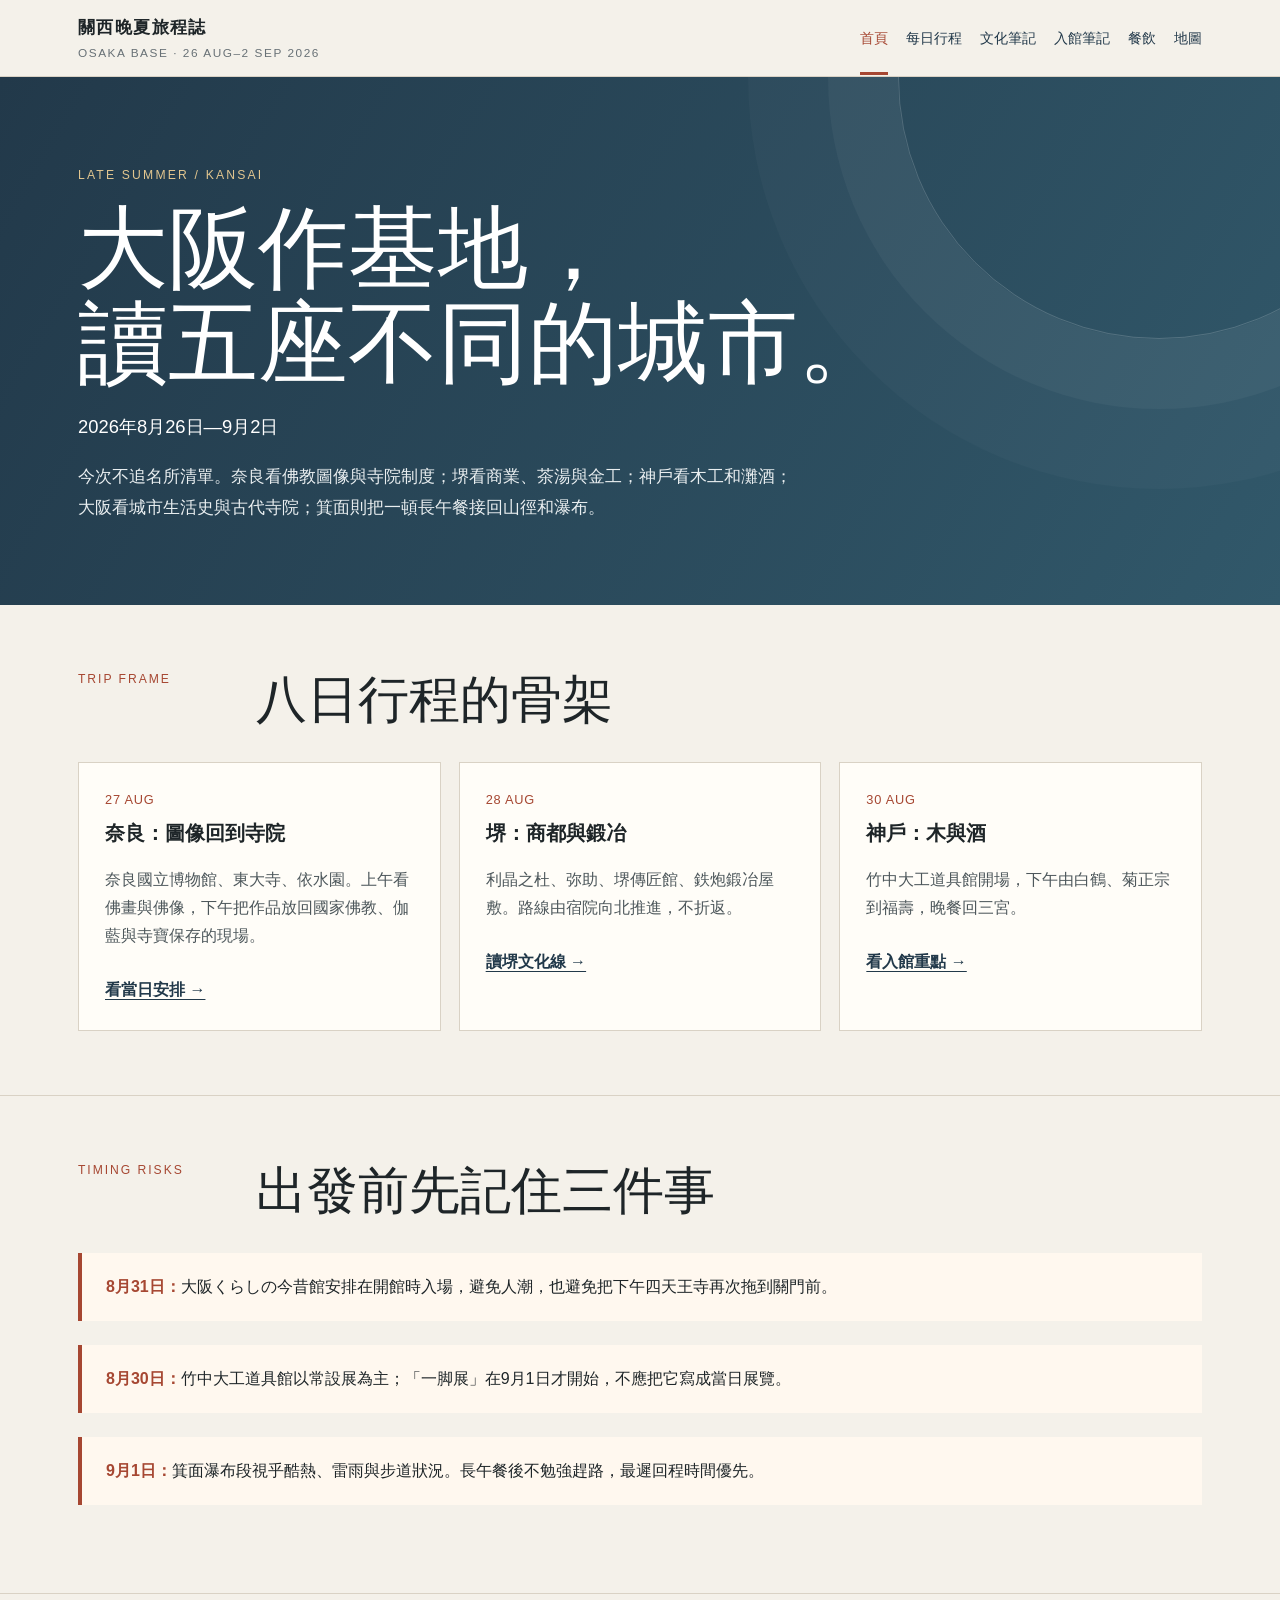
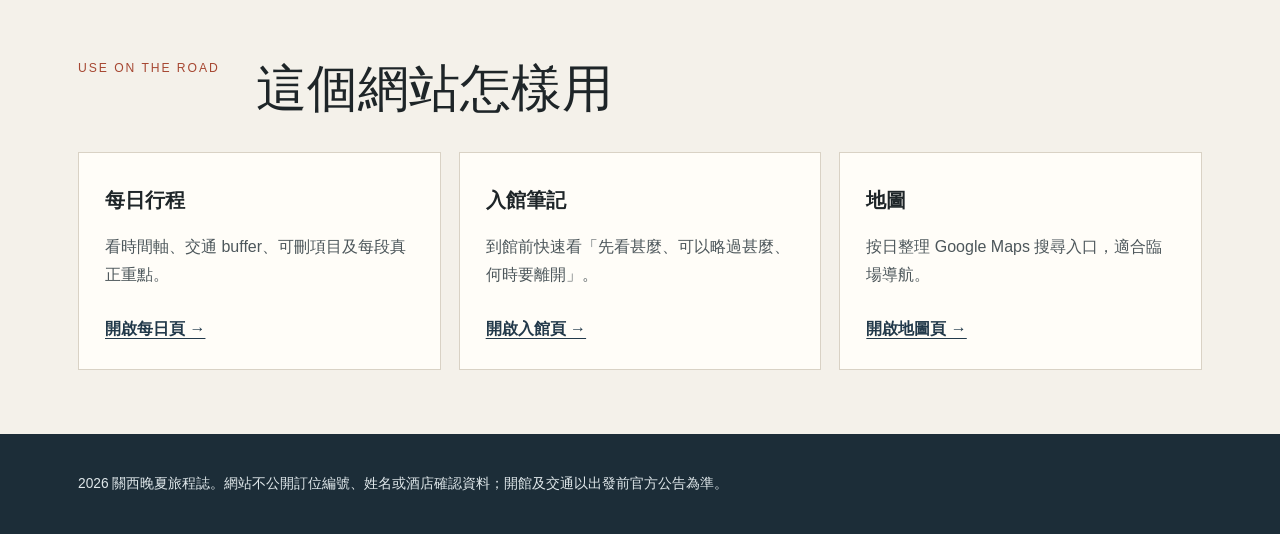
<file: index.html>
<!doctype html><html lang="zh-Hant"><head><meta charset="utf-8"><meta name="viewport" content="width=device-width,initial-scale=1"><title>2026 關西晚夏旅程誌</title><meta name="description" content="2026年8月至9月大阪、奈良、堺、神戶及箕面行程網站。"><link rel="stylesheet" href="assets/style.css"></head><body><header class="site-header"><div class="wrap head"><a class="brand" href="index.html"><strong>關西晚夏旅程誌</strong><span>Osaka base · 26 Aug–2 Sep 2026</span></a><nav class="nav" aria-label="主要導覽"><a aria-current="page" href="index.html">首頁</a><a href="daily.html">每日行程</a><a href="culture.html">文化筆記</a><a href="museums.html">入館筆記</a><a href="food.html">餐飲</a><a href="maps.html">地圖</a></nav></div></header><main><section class="hero"><div class="wrap"><div class="eyebrow">Late summer / Kansai</div><h1>大阪作基地，<br>讀五座不同的城市。</h1><p class="date">2026年8月26日—9月2日</p><p>今次不追名所清單。奈良看佛教圖像與寺院制度；堺看商業、茶湯與金工；神戶看木工和灘酒；大阪看城市生活史與古代寺院；箕面則把一頓長午餐接回山徑和瀑布。</p></div></section><section class="section"><div class="wrap"><div class="section-title"><div class="label">Trip frame</div><h2>八日行程的骨架</h2></div><div class="grid"><article class="card"><div class="meta">27 Aug</div><h3>奈良：圖像回到寺院</h3><p>奈良國立博物館、東大寺、依水園。上午看佛畫與佛像，下午把作品放回國家佛教、伽藍與寺寶保存的現場。</p><a class="more" href="daily.html#d0827">看當日安排 →</a></article><article class="card"><div class="meta">28 Aug</div><h3>堺：商都與鍛冶</h3><p>利晶之杜、弥助、堺傳匠館、鉄炮鍛冶屋敷。路線由宿院向北推進，不折返。</p><a class="more" href="culture.html#sakai">讀堺文化線 →</a></article><article class="card"><div class="meta">30 Aug</div><h3>神戶：木與酒</h3><p>竹中大工道具館開場，下午由白鶴、菊正宗到福壽，晚餐回三宮。</p><a class="more" href="museums.html#kobe">看入館重點 →</a></article></div></div></section><section class="section"><div class="wrap"><div class="section-title"><div class="label">Timing risks</div><h2>出發前先記住三件事</h2></div><div class="notice"><strong>8月31日：</strong>大阪くらしの今昔館安排在開館時入場，避免人潮，也避免把下午四天王寺再次拖到關門前。</div><div class="notice"><strong>8月30日：</strong>竹中大工道具館以常設展為主；「一脚展」在9月1日才開始，不應把它寫成當日展覽。</div><div class="notice"><strong>9月1日：</strong>箕面瀑布段視乎酷熱、雷雨與步道狀況。長午餐後不勉強趕路，最遲回程時間優先。</div></div></section><section class="section"><div class="wrap"><div class="section-title"><div class="label">Use on the road</div><h2>這個網站怎樣用</h2></div><div class="grid"><article class="card"><h3>每日行程</h3><p>看時間軸、交通 buffer、可刪項目及每段真正重點。</p><a class="more" href="daily.html">開啟每日頁 →</a></article><article class="card"><h3>入館筆記</h3><p>到館前快速看「先看甚麼、可以略過甚麼、何時要離開」。</p><a class="more" href="museums.html">開啟入館頁 →</a></article><article class="card"><h3>地圖</h3><p>按日整理 Google Maps 搜尋入口，適合臨場導航。</p><a class="more" href="maps.html">開啟地圖頁 →</a></article></div></div></section></main><footer class="footer"><div class="wrap">2026 關西晚夏旅程誌。網站不公開訂位編號、姓名或酒店確認資料；開館及交通以出發前官方公告為準。</div></footer></body></html>
</file>
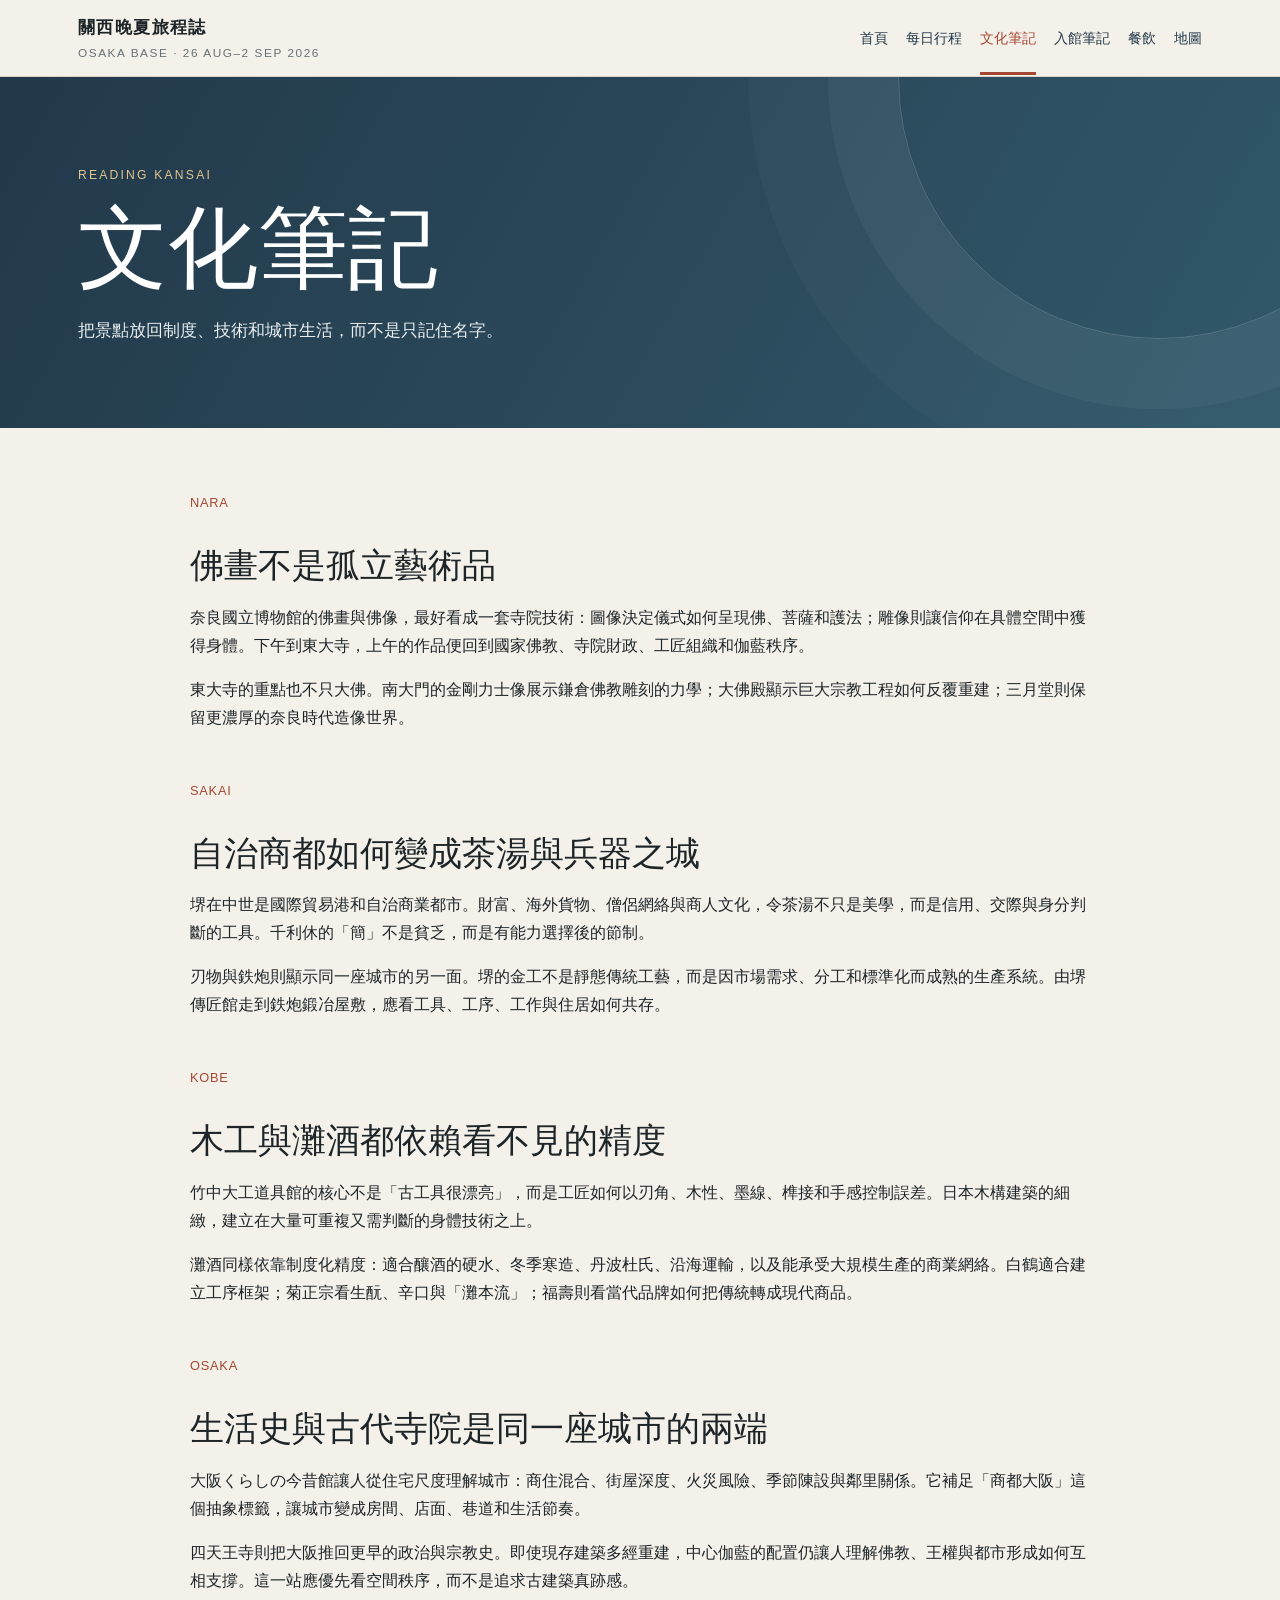
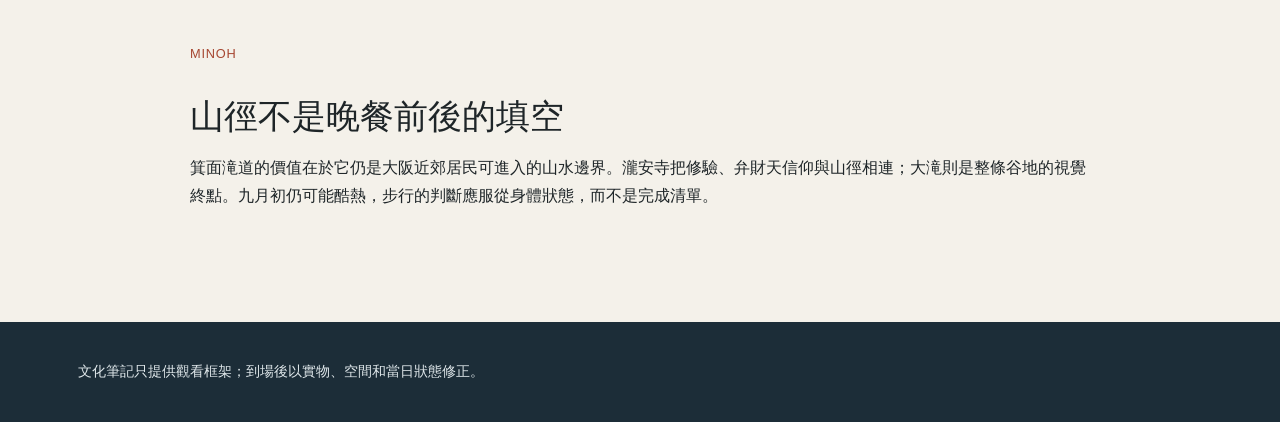
<file: culture.html>
<!doctype html><html lang="zh-Hant"><head><meta charset="utf-8"><meta name="viewport" content="width=device-width,initial-scale=1"><title>文化筆記｜2026 關西晚夏</title><link rel="stylesheet" href="assets/style.css"></head><body><header class="site-header"><div class="wrap head"><a class="brand" href="index.html"><strong>關西晚夏旅程誌</strong><span>Osaka base · 26 Aug–2 Sep 2026</span></a><nav class="nav"><a href="index.html">首頁</a><a href="daily.html">每日行程</a><a aria-current="page" href="culture.html">文化筆記</a><a href="museums.html">入館筆記</a><a href="food.html">餐飲</a><a href="maps.html">地圖</a></nav></div></header><main><section class="hero"><div class="wrap"><div class="eyebrow">Reading Kansai</div><h1>文化筆記</h1><p>把景點放回制度、技術和城市生活，而不是只記住名字。</p></div></section><section class="section"><div class="wrap"><article class="essay" id="nara"><div class="meta">Nara</div><h2>佛畫不是孤立藝術品</h2><p>奈良國立博物館的佛畫與佛像，最好看成一套寺院技術：圖像決定儀式如何呈現佛、菩薩和護法；雕像則讓信仰在具體空間中獲得身體。下午到東大寺，上午的作品便回到國家佛教、寺院財政、工匠組織和伽藍秩序。</p><p>東大寺的重點也不只大佛。南大門的金剛力士像展示鎌倉佛教雕刻的力學；大佛殿顯示巨大宗教工程如何反覆重建；三月堂則保留更濃厚的奈良時代造像世界。</p></article><article class="essay" id="sakai"><div class="meta">Sakai</div><h2>自治商都如何變成茶湯與兵器之城</h2><p>堺在中世是國際貿易港和自治商業都市。財富、海外貨物、僧侶網絡與商人文化，令茶湯不只是美學，而是信用、交際與身分判斷的工具。千利休的「簡」不是貧乏，而是有能力選擇後的節制。</p><p>刃物與鉄炮則顯示同一座城市的另一面。堺的金工不是靜態傳統工藝，而是因市場需求、分工和標準化而成熟的生產系統。由堺傳匠館走到鉄炮鍛冶屋敷，應看工具、工序、工作與住居如何共存。</p></article><article class="essay" id="kobe"><div class="meta">Kobe</div><h2>木工與灘酒都依賴看不見的精度</h2><p>竹中大工道具館的核心不是「古工具很漂亮」，而是工匠如何以刃角、木性、墨線、榫接和手感控制誤差。日本木構建築的細緻，建立在大量可重複又需判斷的身體技術之上。</p><p>灘酒同樣依靠制度化精度：適合釀酒的硬水、冬季寒造、丹波杜氏、沿海運輸，以及能承受大規模生產的商業網絡。白鶴適合建立工序框架；菊正宗看生酛、辛口與「灘本流」；福壽則看當代品牌如何把傳統轉成現代商品。</p></article><article class="essay" id="osaka"><div class="meta">Osaka</div><h2>生活史與古代寺院是同一座城市的兩端</h2><p>大阪くらしの今昔館讓人從住宅尺度理解城市：商住混合、街屋深度、火災風險、季節陳設與鄰里關係。它補足「商都大阪」這個抽象標籤，讓城市變成房間、店面、巷道和生活節奏。</p><p>四天王寺則把大阪推回更早的政治與宗教史。即使現存建築多經重建，中心伽藍的配置仍讓人理解佛教、王權與都市形成如何互相支撐。這一站應優先看空間秩序，而不是追求古建築真跡感。</p></article><article class="essay" id="minoh"><div class="meta">Minoh</div><h2>山徑不是晚餐前後的填空</h2><p>箕面滝道的價值在於它仍是大阪近郊居民可進入的山水邊界。瀧安寺把修驗、弁財天信仰與山徑相連；大滝則是整條谷地的視覺終點。九月初仍可能酷熱，步行的判斷應服從身體狀態，而不是完成清單。</p></article></div></section></main><footer class="footer"><div class="wrap">文化筆記只提供觀看框架；到場後以實物、空間和當日狀態修正。</div></footer></body></html>
</file>
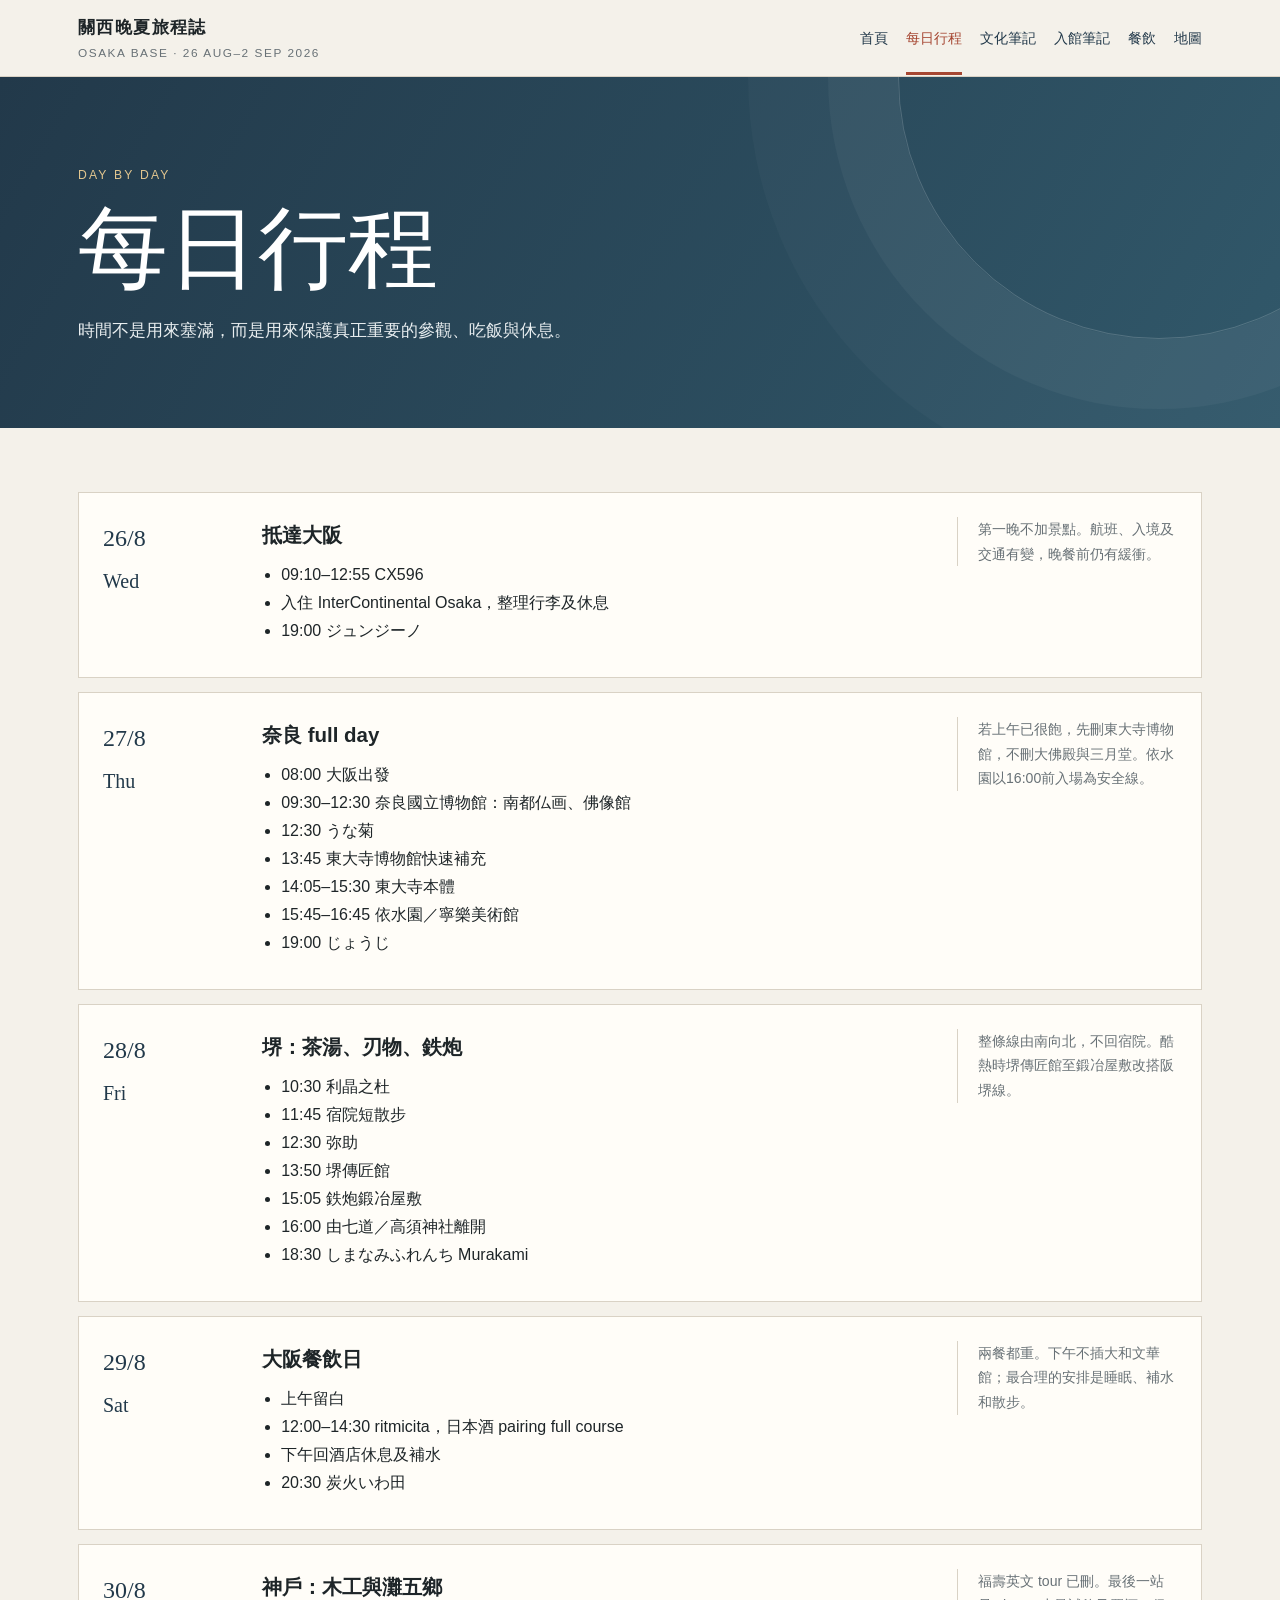
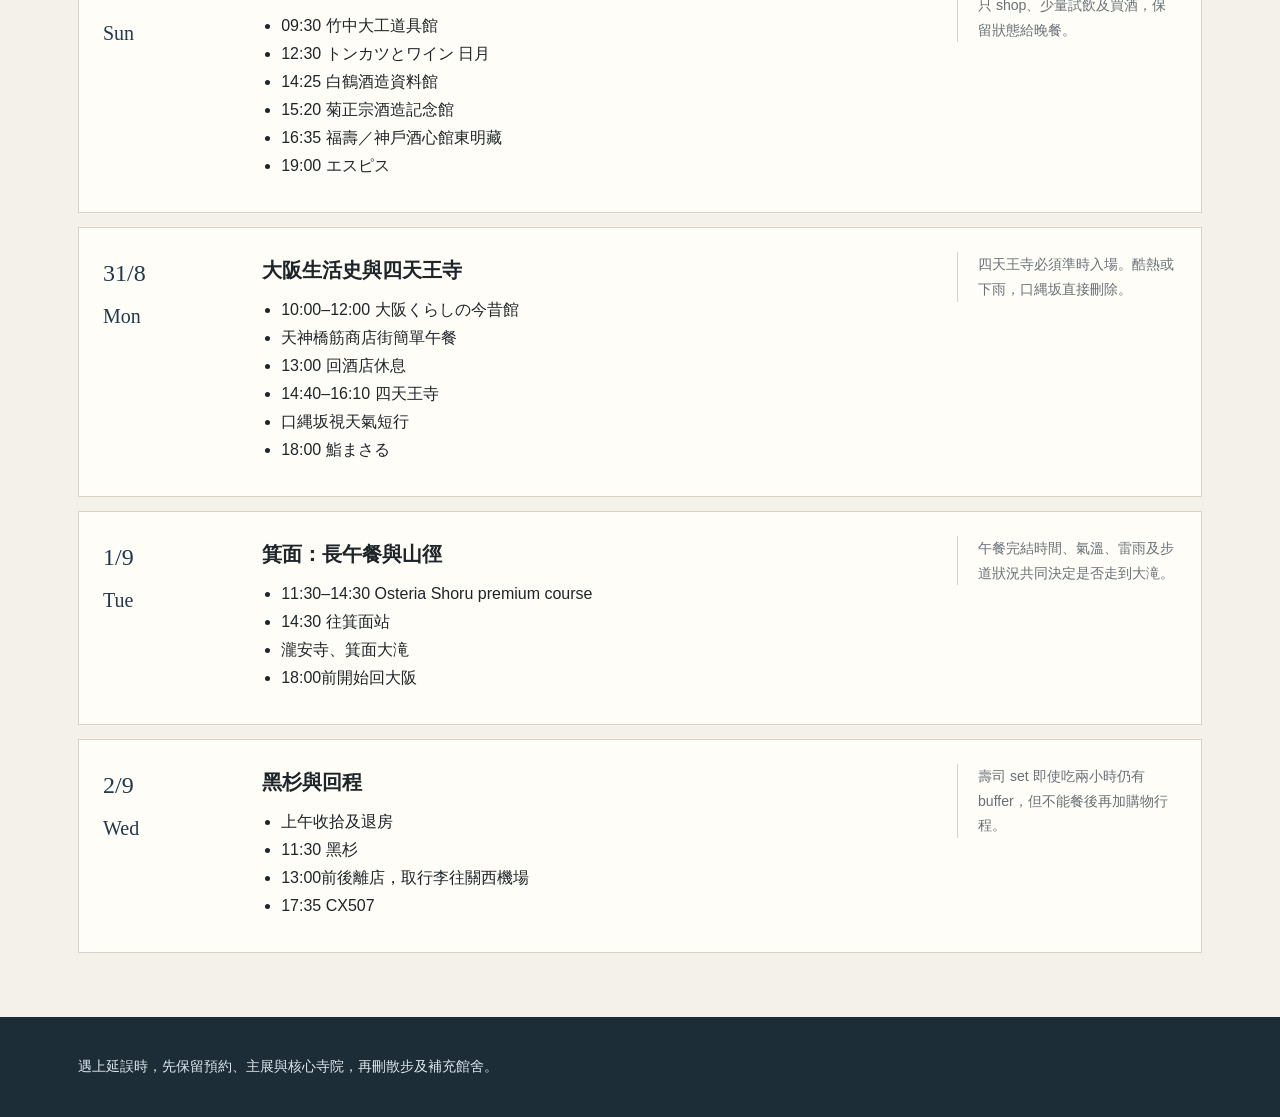
<file: daily.html>
<!doctype html><html lang="zh-Hant"><head><meta charset="utf-8"><meta name="viewport" content="width=device-width,initial-scale=1"><title>每日行程｜2026 關西晚夏</title><link rel="stylesheet" href="assets/style.css"></head><body><header class="site-header"><div class="wrap head"><a class="brand" href="index.html"><strong>關西晚夏旅程誌</strong><span>Osaka base · 26 Aug–2 Sep 2026</span></a><nav class="nav"><a href="index.html">首頁</a><a aria-current="page" href="daily.html">每日行程</a><a href="culture.html">文化筆記</a><a href="museums.html">入館筆記</a><a href="food.html">餐飲</a><a href="maps.html">地圖</a></nav></div></header><main><section class="hero"><div class="wrap"><div class="eyebrow">Day by day</div><h1>每日行程</h1><p>時間不是用來塞滿，而是用來保護真正重要的參觀、吃飯與休息。</p></div></section><section class="section"><div class="wrap"><div class="timeline"><article class="day" id="d0826"><div class="datebox">26/8<br><small>Wed</small></div><div><h3>抵達大阪</h3><ul><li>09:10–12:55 CX596</li><li>入住 InterContinental Osaka，整理行李及休息</li><li>19:00 ジュンジーノ</li></ul></div><div class="pace">第一晚不加景點。航班、入境及交通有變，晚餐前仍有緩衝。</div></article><article class="day" id="d0827"><div class="datebox">27/8<br><small>Thu</small></div><div><h3>奈良 full day</h3><ul><li>08:00 大阪出發</li><li>09:30–12:30 奈良國立博物館：南都仏画、佛像館</li><li>12:30 うな菊</li><li>13:45 東大寺博物館快速補充</li><li>14:05–15:30 東大寺本體</li><li>15:45–16:45 依水園／寧樂美術館</li><li>19:00 じょうじ</li></ul></div><div class="pace">若上午已很飽，先刪東大寺博物館，不刪大佛殿與三月堂。依水園以16:00前入場為安全線。</div></article><article class="day" id="d0828"><div class="datebox">28/8<br><small>Fri</small></div><div><h3>堺：茶湯、刃物、鉄炮</h3><ul><li>10:30 利晶之杜</li><li>11:45 宿院短散步</li><li>12:30 弥助</li><li>13:50 堺傳匠館</li><li>15:05 鉄炮鍛冶屋敷</li><li>16:00 由七道／高須神社離開</li><li>18:30 しまなみふれんち Murakami</li></ul></div><div class="pace">整條線由南向北，不回宿院。酷熱時堺傳匠館至鍛冶屋敷改搭阪堺線。</div></article><article class="day" id="d0829"><div class="datebox">29/8<br><small>Sat</small></div><div><h3>大阪餐飲日</h3><ul><li>上午留白</li><li>12:00–14:30 ritmicita，日本酒 pairing full course</li><li>下午回酒店休息及補水</li><li>20:30 炭火いわ田</li></ul></div><div class="pace">兩餐都重。下午不插大和文華館；最合理的安排是睡眠、補水和散步。</div></article><article class="day" id="d0830"><div class="datebox">30/8<br><small>Sun</small></div><div><h3>神戶：木工與灘五鄉</h3><ul><li>09:30 竹中大工道具館</li><li>12:30 トンカツとワイン 日月</li><li>14:25 白鶴酒造資料館</li><li>15:20 菊正宗酒造記念館</li><li>16:35 福壽／神戶酒心館東明藏</li><li>19:00 エスピス</li></ul></div><div class="pace">福壽英文 tour 已刪。最後一站只 shop、少量試飲及買酒，保留狀態給晚餐。</div></article><article class="day" id="d0831"><div class="datebox">31/8<br><small>Mon</small></div><div><h3>大阪生活史與四天王寺</h3><ul><li>10:00–12:00 大阪くらしの今昔館</li><li>天神橋筋商店街簡單午餐</li><li>13:00 回酒店休息</li><li>14:40–16:10 四天王寺</li><li>口縄坂視天氣短行</li><li>18:00 鮨まさる</li></ul></div><div class="pace">四天王寺必須準時入場。酷熱或下雨，口縄坂直接刪除。</div></article><article class="day" id="d0901"><div class="datebox">1/9<br><small>Tue</small></div><div><h3>箕面：長午餐與山徑</h3><ul><li>11:30–14:30 Osteria Shoru premium course</li><li>14:30 往箕面站</li><li>瀧安寺、箕面大滝</li><li>18:00前開始回大阪</li></ul></div><div class="pace">午餐完結時間、氣溫、雷雨及步道狀況共同決定是否走到大滝。</div></article><article class="day" id="d0902"><div class="datebox">2/9<br><small>Wed</small></div><div><h3>黑杉與回程</h3><ul><li>上午收拾及退房</li><li>11:30 黑杉</li><li>13:00前後離店，取行李往關西機場</li><li>17:35 CX507</li></ul></div><div class="pace">壽司 set 即使吃兩小時仍有 buffer，但不能餐後再加購物行程。</div></article></div></div></section></main><footer class="footer"><div class="wrap">遇上延誤時，先保留預約、主展與核心寺院，再刪散步及補充館舍。</div></footer></body></html>
</file>
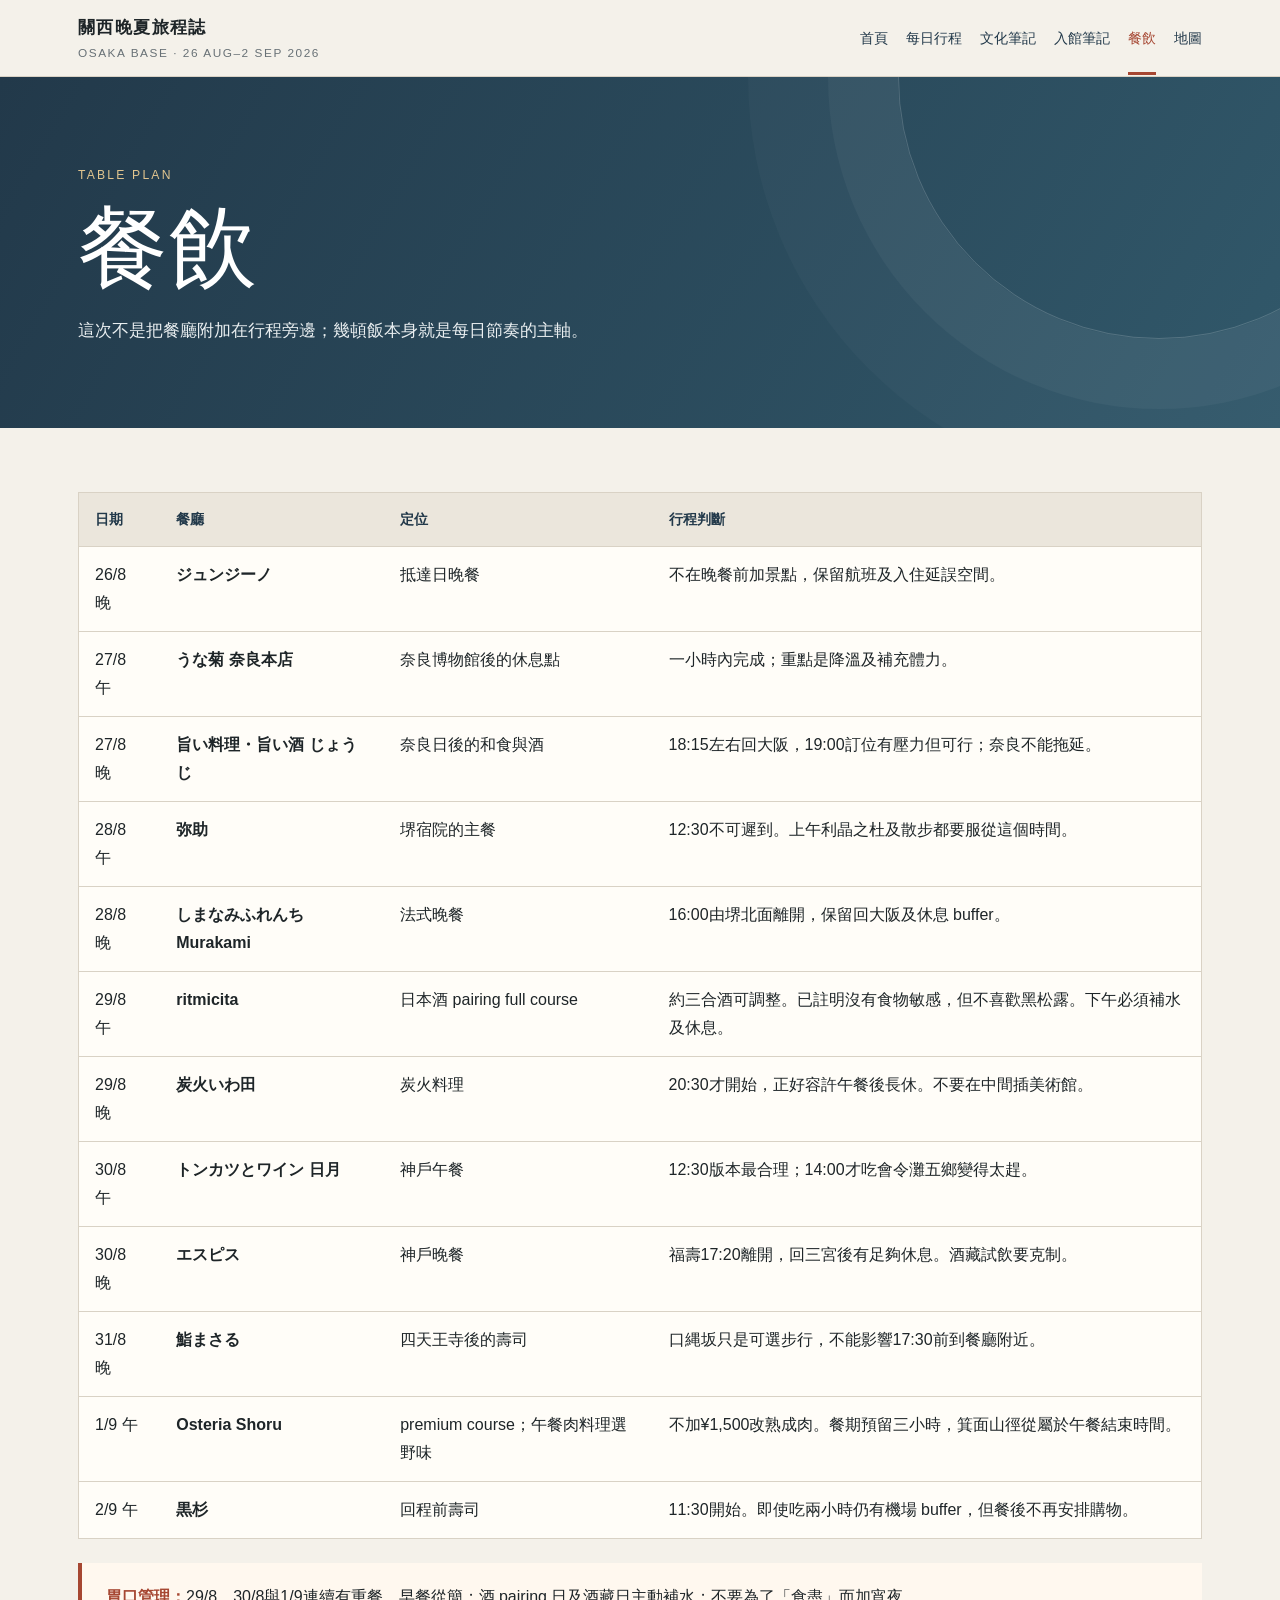
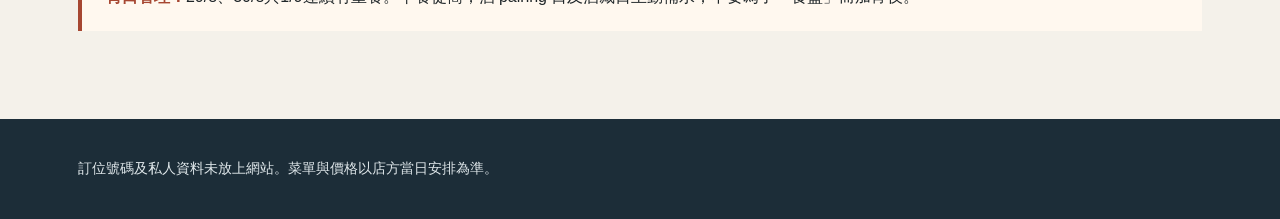
<file: food.html>
<!doctype html><html lang="zh-Hant"><head><meta charset="utf-8"><meta name="viewport" content="width=device-width,initial-scale=1"><title>餐飲｜2026 關西晚夏</title><link rel="stylesheet" href="assets/style.css"></head><body><header class="site-header"><div class="wrap head"><a class="brand" href="index.html"><strong>關西晚夏旅程誌</strong><span>Osaka base · 26 Aug–2 Sep 2026</span></a><nav class="nav"><a href="index.html">首頁</a><a href="daily.html">每日行程</a><a href="culture.html">文化筆記</a><a href="museums.html">入館筆記</a><a aria-current="page" href="food.html">餐飲</a><a href="maps.html">地圖</a></nav></div></header><main><section class="hero"><div class="wrap"><div class="eyebrow">Table plan</div><h1>餐飲</h1><p>這次不是把餐廳附加在行程旁邊；幾頓飯本身就是每日節奏的主軸。</p></div></section><section class="section"><div class="wrap"><table class="table"><thead><tr><th>日期</th><th>餐廳</th><th>定位</th><th>行程判斷</th></tr></thead><tbody><tr><td>26/8 晚</td><td><strong>ジュンジーノ</strong></td><td>抵達日晚餐</td><td>不在晚餐前加景點，保留航班及入住延誤空間。</td></tr><tr><td>27/8 午</td><td><strong>うな菊 奈良本店</strong></td><td>奈良博物館後的休息點</td><td>一小時內完成；重點是降溫及補充體力。</td></tr><tr><td>27/8 晚</td><td><strong>旨い料理・旨い酒 じょうじ</strong></td><td>奈良日後的和食與酒</td><td>18:15左右回大阪，19:00訂位有壓力但可行；奈良不能拖延。</td></tr><tr><td>28/8 午</td><td><strong>弥助</strong></td><td>堺宿院的主餐</td><td>12:30不可遲到。上午利晶之杜及散步都要服從這個時間。</td></tr><tr><td>28/8 晚</td><td><strong>しまなみふれんち Murakami</strong></td><td>法式晚餐</td><td>16:00由堺北面離開，保留回大阪及休息 buffer。</td></tr><tr><td>29/8 午</td><td><strong>ritmicita</strong></td><td>日本酒 pairing full course</td><td>約三合酒可調整。已註明沒有食物敏感，但不喜歡黑松露。下午必須補水及休息。</td></tr><tr><td>29/8 晚</td><td><strong>炭火いわ田</strong></td><td>炭火料理</td><td>20:30才開始，正好容許午餐後長休。不要在中間插美術館。</td></tr><tr><td>30/8 午</td><td><strong>トンカツとワイン 日月</strong></td><td>神戶午餐</td><td>12:30版本最合理；14:00才吃會令灘五鄉變得太趕。</td></tr><tr><td>30/8 晚</td><td><strong>エスピス</strong></td><td>神戶晚餐</td><td>福壽17:20離開，回三宮後有足夠休息。酒藏試飲要克制。</td></tr><tr><td>31/8 晚</td><td><strong>鮨まさる</strong></td><td>四天王寺後的壽司</td><td>口縄坂只是可選步行，不能影響17:30前到餐廳附近。</td></tr><tr><td>1/9 午</td><td><strong>Osteria Shoru</strong></td><td>premium course；午餐肉料理選野味</td><td>不加¥1,500改熟成肉。餐期預留三小時，箕面山徑從屬於午餐結束時間。</td></tr><tr><td>2/9 午</td><td><strong>黒杉</strong></td><td>回程前壽司</td><td>11:30開始。即使吃兩小時仍有機場 buffer，但餐後不再安排購物。</td></tr></tbody></table><div class="notice"><strong>胃口管理：</strong>29/8、30/8與1/9連續有重餐。早餐從簡；酒 pairing 日及酒藏日主動補水；不要為了「食盡」而加宵夜。</div></div></section></main><footer class="footer"><div class="wrap">訂位號碼及私人資料未放上網站。菜單與價格以店方當日安排為準。</div></footer></body></html>
</file>
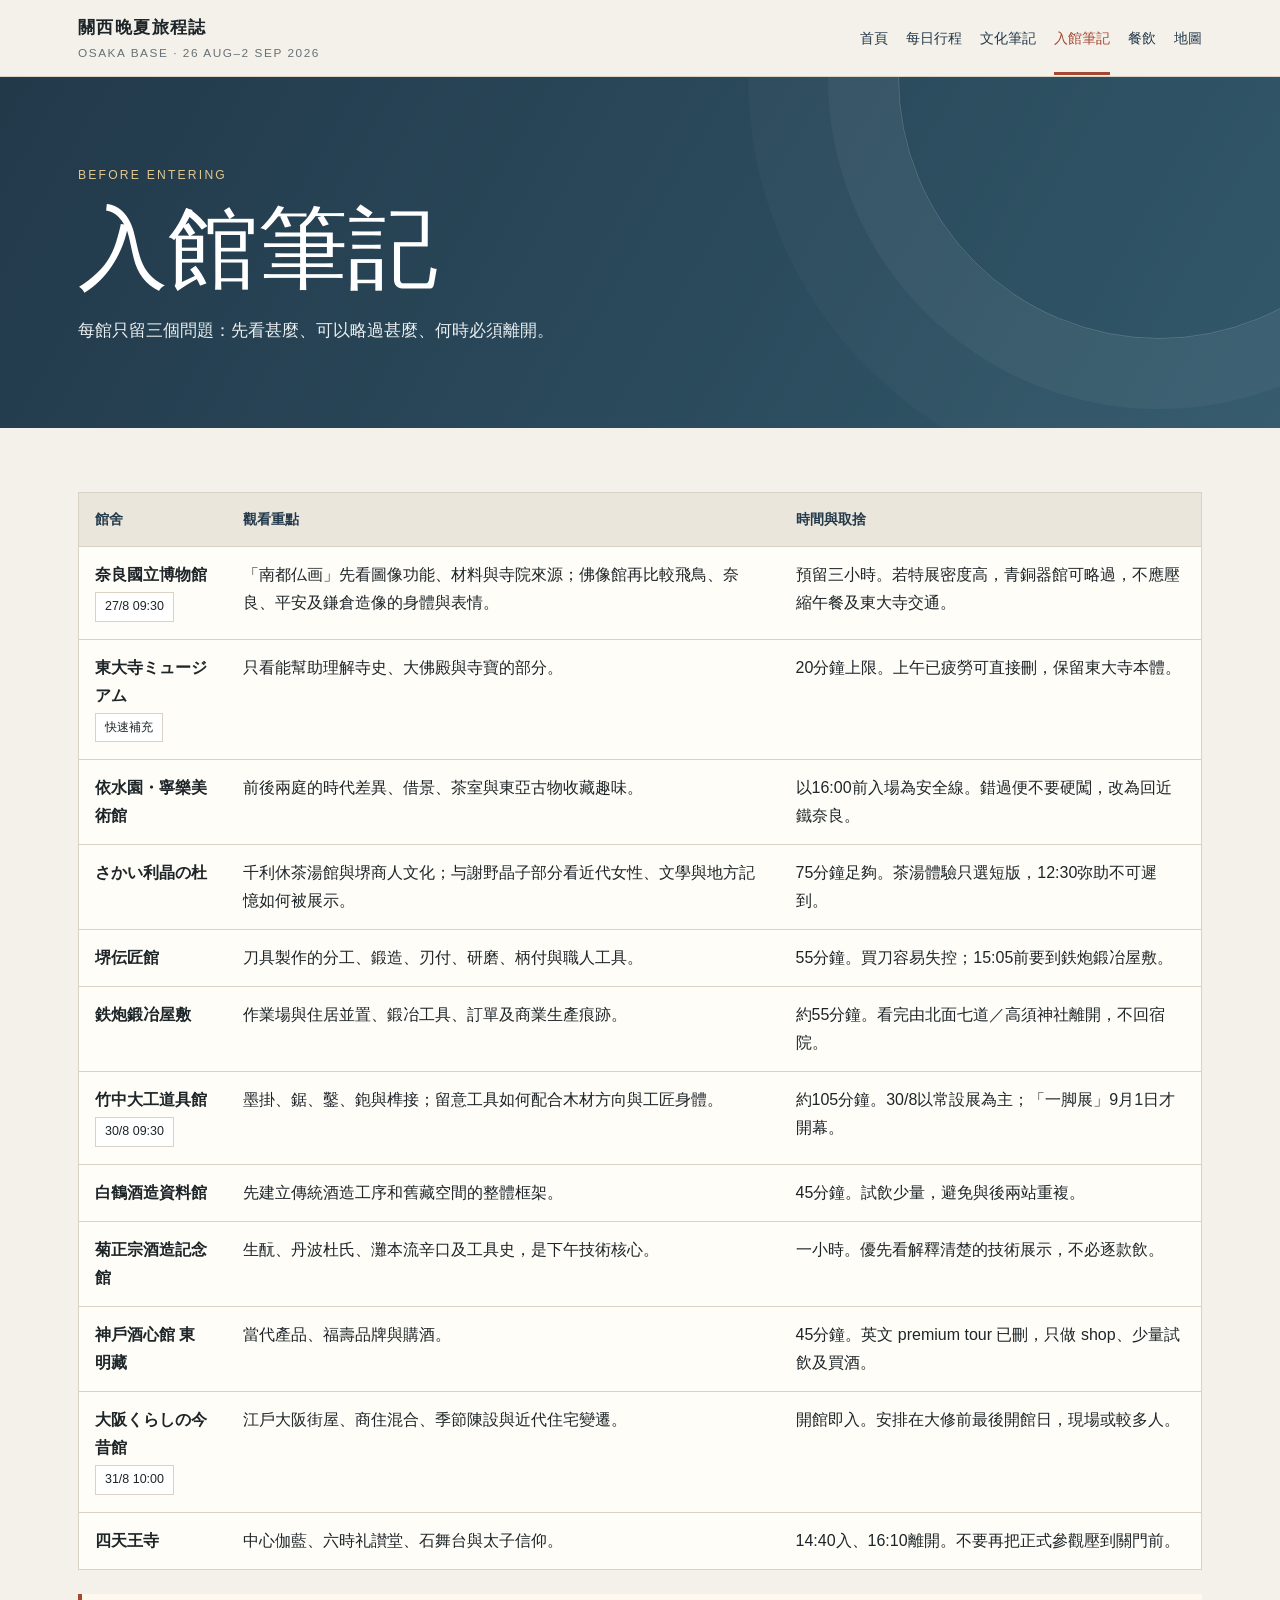
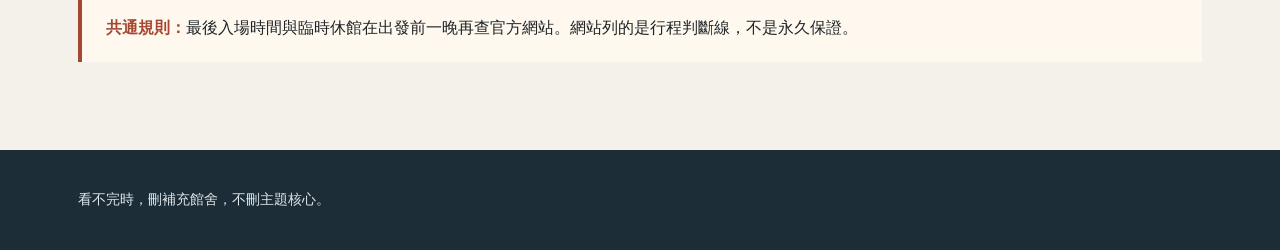
<file: museums.html>
<!doctype html><html lang="zh-Hant"><head><meta charset="utf-8"><meta name="viewport" content="width=device-width,initial-scale=1"><title>入館筆記｜2026 關西晚夏</title><link rel="stylesheet" href="assets/style.css"></head><body><header class="site-header"><div class="wrap head"><a class="brand" href="index.html"><strong>關西晚夏旅程誌</strong><span>Osaka base · 26 Aug–2 Sep 2026</span></a><nav class="nav"><a href="index.html">首頁</a><a href="daily.html">每日行程</a><a href="culture.html">文化筆記</a><a aria-current="page" href="museums.html">入館筆記</a><a href="food.html">餐飲</a><a href="maps.html">地圖</a></nav></div></header><main><section class="hero"><div class="wrap"><div class="eyebrow">Before entering</div><h1>入館筆記</h1><p>每館只留三個問題：先看甚麼、可以略過甚麼、何時必須離開。</p></div></section><section class="section"><div class="wrap"><table class="table"><thead><tr><th>館舍</th><th>觀看重點</th><th>時間與取捨</th></tr></thead><tbody><tr id="nara-museum"><td><strong>奈良國立博物館</strong><br><span class="pill">27/8 09:30</span></td><td>「南都仏画」先看圖像功能、材料與寺院來源；佛像館再比較飛鳥、奈良、平安及鎌倉造像的身體與表情。</td><td>預留三小時。若特展密度高，青銅器館可略過，不應壓縮午餐及東大寺交通。</td></tr><tr><td><strong>東大寺ミュージアム</strong><br><span class="pill">快速補充</span></td><td>只看能幫助理解寺史、大佛殿與寺寶的部分。</td><td>20分鐘上限。上午已疲勞可直接刪，保留東大寺本體。</td></tr><tr><td><strong>依水園・寧樂美術館</strong></td><td>前後兩庭的時代差異、借景、茶室與東亞古物收藏趣味。</td><td>以16:00前入場為安全線。錯過便不要硬闖，改為回近鐵奈良。</td></tr><tr><td><strong>さかい利晶の杜</strong></td><td>千利休茶湯館與堺商人文化；与謝野晶子部分看近代女性、文學與地方記憶如何被展示。</td><td>75分鐘足夠。茶湯體驗只選短版，12:30弥助不可遲到。</td></tr><tr><td><strong>堺伝匠館</strong></td><td>刀具製作的分工、鍛造、刃付、研磨、柄付與職人工具。</td><td>55分鐘。買刀容易失控；15:05前要到鉄炮鍛冶屋敷。</td></tr><tr><td><strong>鉄炮鍛冶屋敷</strong></td><td>作業場與住居並置、鍛冶工具、訂單及商業生產痕跡。</td><td>約55分鐘。看完由北面七道／高須神社離開，不回宿院。</td></tr><tr id="kobe"><td><strong>竹中大工道具館</strong><br><span class="pill">30/8 09:30</span></td><td>墨掛、鋸、鑿、鉋與榫接；留意工具如何配合木材方向與工匠身體。</td><td>約105分鐘。30/8以常設展為主；「一脚展」9月1日才開幕。</td></tr><tr><td><strong>白鶴酒造資料館</strong></td><td>先建立傳統酒造工序和舊藏空間的整體框架。</td><td>45分鐘。試飲少量，避免與後兩站重複。</td></tr><tr><td><strong>菊正宗酒造記念館</strong></td><td>生酛、丹波杜氏、灘本流辛口及工具史，是下午技術核心。</td><td>一小時。優先看解釋清楚的技術展示，不必逐款飲。</td></tr><tr><td><strong>神戶酒心館 東明藏</strong></td><td>當代產品、福壽品牌與購酒。</td><td>45分鐘。英文 premium tour 已刪，只做 shop、少量試飲及買酒。</td></tr><tr><td><strong>大阪くらしの今昔館</strong><br><span class="pill">31/8 10:00</span></td><td>江戶大阪街屋、商住混合、季節陳設與近代住宅變遷。</td><td>開館即入。安排在大修前最後開館日，現場或較多人。</td></tr><tr><td><strong>四天王寺</strong></td><td>中心伽藍、六時礼讃堂、石舞台與太子信仰。</td><td>14:40入、16:10離開。不要再把正式參觀壓到關門前。</td></tr></tbody></table><div class="notice"><strong>共通規則：</strong>最後入場時間與臨時休館在出發前一晚再查官方網站。網站列的是行程判斷線，不是永久保證。</div></div></section></main><footer class="footer"><div class="wrap">看不完時，刪補充館舍，不刪主題核心。</div></footer></body></html>
</file>
<file: assets/style.css>
:root{--bg:#f4f1ea;--paper:#fffdf8;--ink:#1e2528;--muted:#687176;--line:#d9d2c5;--navy:#22394a;--red:#a64732;--gold:#a98243;--max:1180px}*{box-sizing:border-box}html{scroll-behavior:smooth}body{margin:0;background:var(--bg);color:var(--ink);font-family:"Noto Sans TC","PingFang TC","Microsoft JhengHei",sans-serif;line-height:1.75}a{color:var(--navy);text-underline-offset:.22em}.wrap{max-width:var(--max);margin:auto;padding:0 28px}.site-header{position:sticky;top:0;z-index:30;background:rgba(244,241,234,.94);backdrop-filter:blur(12px);border-bottom:1px solid var(--line)}.head{min-height:76px;display:flex;align-items:center;justify-content:space-between;gap:24px}.brand{text-decoration:none;color:var(--ink)}.brand strong{display:block;font-family:Georgia,"Noto Serif TC",serif;font-size:1.08rem;letter-spacing:.08em}.brand span{display:block;font-size:.74rem;color:var(--muted);letter-spacing:.13em;text-transform:uppercase}.nav{display:flex;flex-wrap:wrap;gap:18px;font-size:.9rem}.nav a{text-decoration:none;padding:25px 0 20px;border-bottom:3px solid transparent}.nav a[aria-current="page"]{border-color:var(--red);color:var(--red)}.hero{padding:88px 0 66px;background:linear-gradient(120deg,var(--navy),#31586a);color:white;position:relative;overflow:hidden}.hero:after{content:"";position:absolute;width:520px;height:520px;border:1px solid rgba(255,255,255,.18);border-radius:50%;right:-140px;top:-260px;box-shadow:0 0 0 70px rgba(255,255,255,.04),0 0 0 150px rgba(255,255,255,.025)}.eyebrow{font-size:.76rem;letter-spacing:.18em;text-transform:uppercase;color:#e2c68f}.hero h1{font-family:Georgia,"Noto Serif TC",serif;font-size:clamp(3rem,7vw,6.2rem);font-weight:500;line-height:1.06;margin:.18em 0}.hero p{max-width:720px;font-size:1.08rem;color:#e9eef0}.hero .date{font-size:1.15rem;color:white}.section{padding:64px 0}.section+.section{border-top:1px solid var(--line)}.section-title{display:grid;grid-template-columns:150px 1fr;gap:28px;align-items:start;margin-bottom:32px}.section-title .label{color:var(--red);font-size:.76rem;letter-spacing:.16em;text-transform:uppercase}.section-title h2{font-family:Georgia,"Noto Serif TC",serif;font-weight:500;font-size:clamp(2rem,4vw,3.4rem);line-height:1.2;margin:0}.lead{font-size:1.08rem;color:#40494d;max-width:820px}.grid{display:grid;grid-template-columns:repeat(3,1fr);gap:18px}.card{background:var(--paper);border:1px solid var(--line);padding:26px;min-height:210px}.card h3{font-size:1.22rem;margin:.2em 0 .55em}.card .meta,.meta{font-size:.8rem;color:var(--red);letter-spacing:.06em;text-transform:uppercase}.card p{color:#4d575b}.card a.more{display:inline-block;margin-top:10px;font-weight:600}.notice{border-left:4px solid var(--red);background:#fff8ef;padding:20px 24px;margin:24px 0}.notice strong{color:var(--red)}.timeline{display:grid;gap:14px}.day{display:grid;grid-template-columns:135px 1fr 220px;gap:24px;align-items:start;background:var(--paper);border:1px solid var(--line);padding:24px}.day .datebox{font-family:Georgia,"Noto Serif TC",serif;font-size:1.5rem;color:var(--navy)}.day h3{margin:0 0 8px;font-size:1.28rem}.day ul{margin:8px 0;padding-left:1.2rem}.day .pace{font-size:.88rem;color:var(--muted);border-left:1px solid var(--line);padding-left:20px}.pill{display:inline-block;border:1px solid var(--line);padding:3px 9px;margin:3px 4px 3px 0;font-size:.78rem;background:#fff}.essay{max-width:900px;margin:0 auto 48px}.essay h2{font-family:Georgia,"Noto Serif TC",serif;font-size:2.15rem;font-weight:500;line-height:1.3;margin-bottom:.4em}.essay h3{margin-top:1.8em}.table{width:100%;border-collapse:collapse;background:var(--paper);border:1px solid var(--line)}.table th,.table td{text-align:left;vertical-align:top;padding:14px 16px;border-bottom:1px solid var(--line)}.table th{background:#ebe6dc;color:var(--navy);font-size:.88rem}.table tr:last-child td{border-bottom:0}.map-list{display:grid;grid-template-columns:repeat(2,1fr);gap:16px}.map-card{background:var(--paper);border:1px solid var(--line);padding:22px}.map-card h3{margin-top:0}.map-card a{font-weight:600}.footer{background:#1c2d38;color:#dfe7ea;padding:38px 0;font-size:.86rem}.footer a{color:white}@media(max-width:900px){.head{align-items:flex-start;flex-direction:column;padding:16px 0}.nav{gap:12px}.nav a{padding:2px 0}.section-title,.day{grid-template-columns:1fr}.grid,.map-list{grid-template-columns:1fr}.day .pace{border-left:0;border-top:1px solid var(--line);padding:14px 0 0}.hero{padding:64px 0 48px}.wrap{padding:0 20px}}@media print{.site-header,.footer{display:none}.hero{background:white;color:black;padding:20px 0}.hero p,.hero .date{color:black}.card,.day,.table{break-inside:avoid}}
</file>
